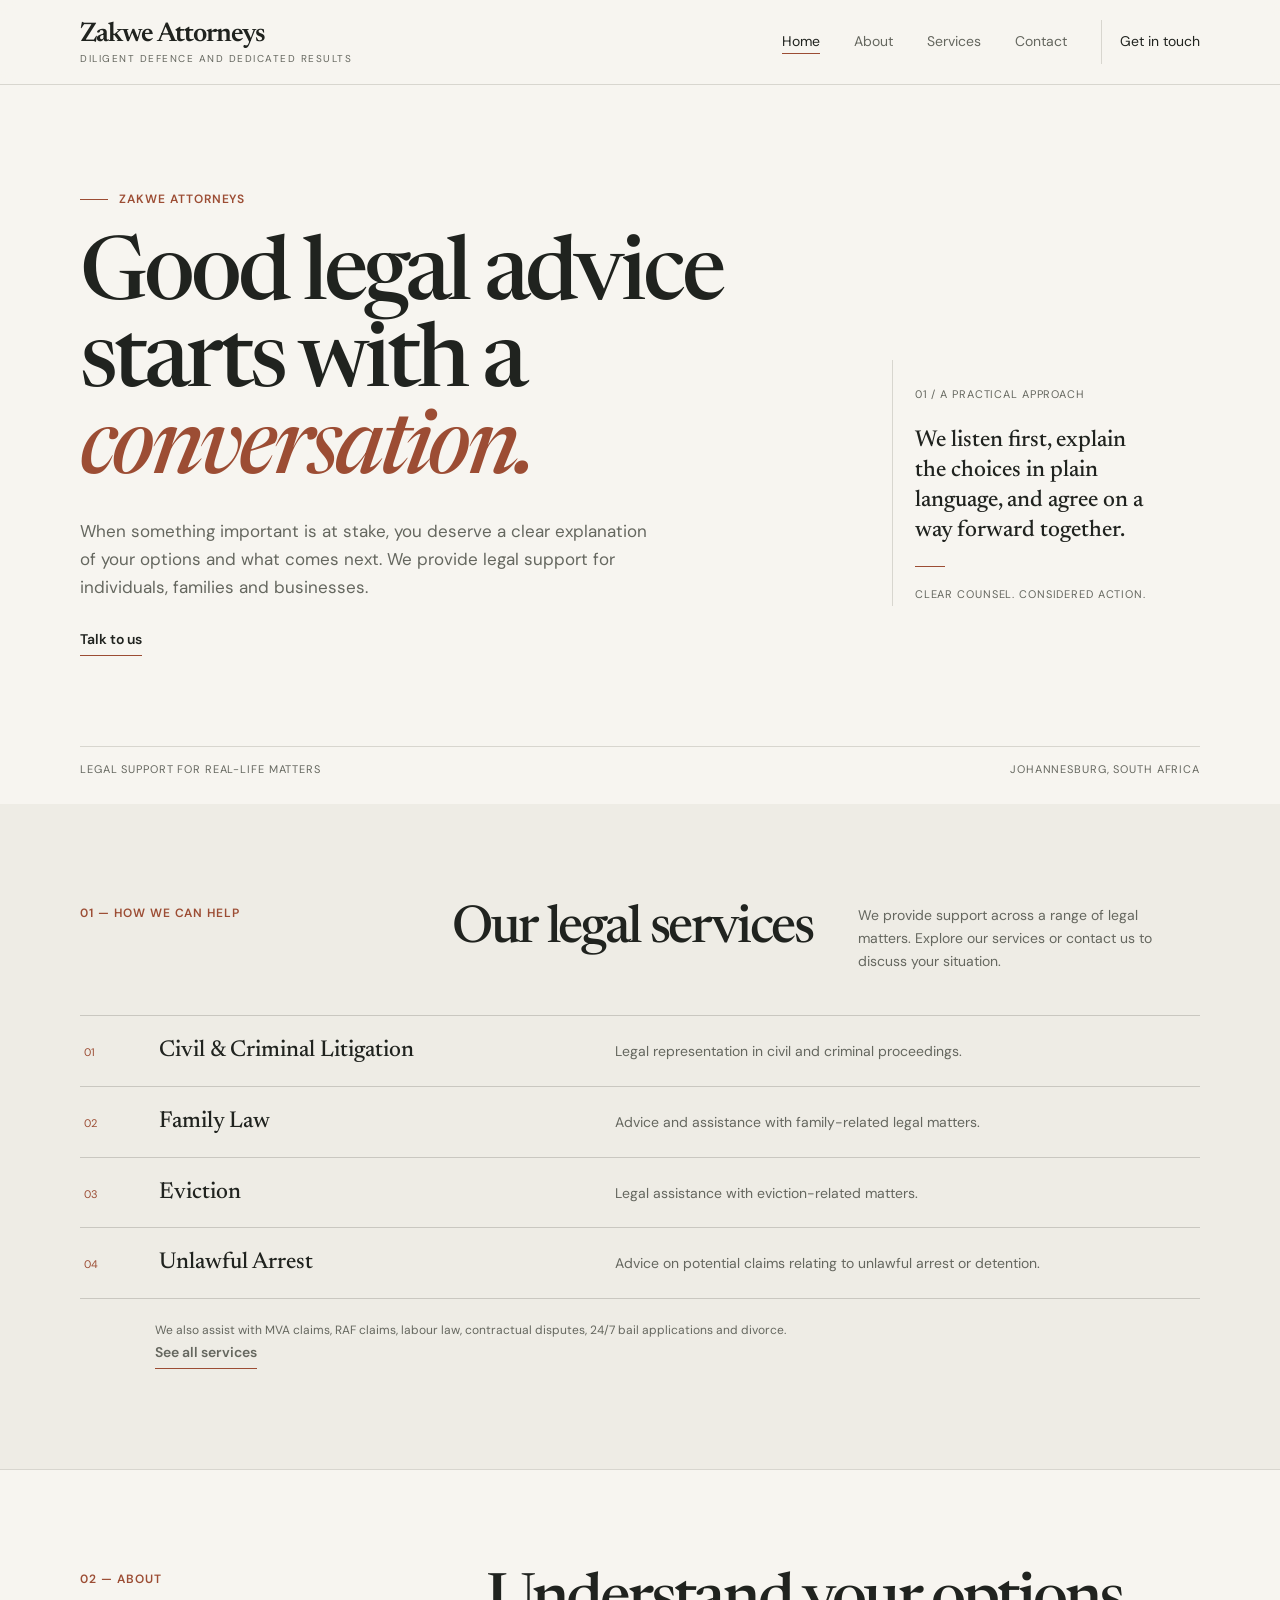
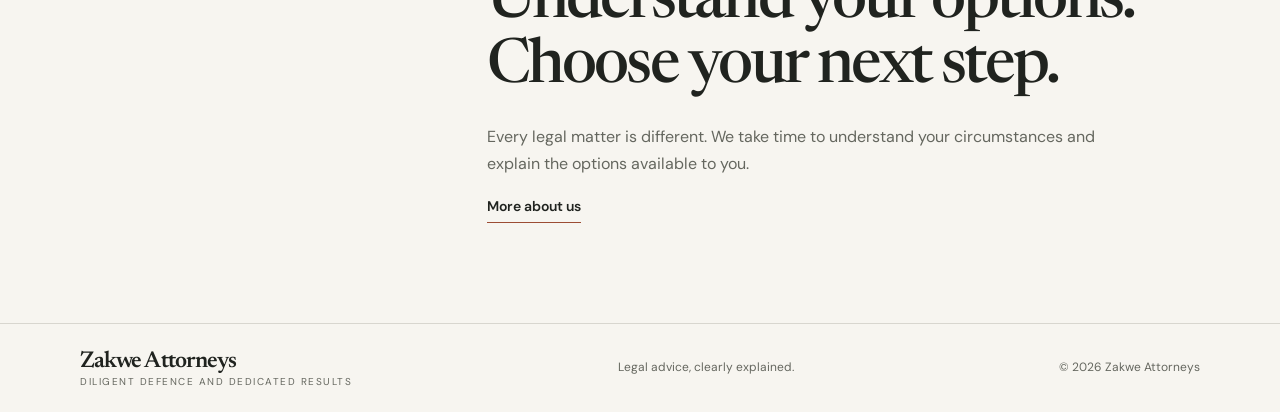
<file: index.html>
<!doctype html>
<html lang="en">
  <head>
    <meta charset="utf-8" />
    <meta name="viewport" content="width=device-width, initial-scale=1" />
    <meta name="description" content="Zakwe Attorneys provides legal services including litigation, family law, eviction, unlawful arrest, MVA and RAF claims, labour law, contractual disputes, bail applications and divorce." />
    <title>Zakwe Attorneys | Legal advice, clearly explained</title>
    <link rel="preconnect" href="https://fonts.googleapis.com" />
    <link rel="preconnect" href="https://fonts.gstatic.com" crossorigin />
    <link href="https://fonts.googleapis.com/css2?family=DM+Sans:wght@400;500;600;700&family=Newsreader:opsz,wght@6..72,500;6..72,600&display=swap" rel="stylesheet" />
    <link rel="stylesheet" href="styles.css" />
    <script src="script.js" defer></script>
  </head>
  <body>
    <header class="site-header">
      <div class="container header-inner">
        <div class="site-brand" aria-label="Zakwe Attorneys">
          <div class="site-title">Zakwe Attorneys</div>
          <div class="site-tagline">Diligent defence and dedicated results</div>
        </div>
        <button class="menu-toggle" aria-expanded="false" aria-controls="site-nav" aria-label="Open navigation"><span></span><span></span></button>
        <nav class="site-nav" id="site-nav" aria-label="Main navigation">
          <a href="index.html" aria-current="page">Home</a><a href="about.html">About</a><a href="services.html">Services</a><a href="contact.html">Contact</a><a class="nav-contact" href="contact.html">Get in touch</a>
        </nav>
      </div>
    </header>
    <main id="top">
      <section class="intro container">
        <div class="intro-copy">
          <p class="kicker"><span class="kicker-line"></span> Zakwe Attorneys</p>
          <h1>Good legal advice starts with a <em>conversation.</em></h1>
          <p class="intro-text">When something important is at stake, you deserve a clear explanation of your options and what comes next. We provide legal support for individuals, families and businesses.</p>
          <a class="text-link" href="contact.html">Talk to us</a>
        </div>
        <aside class="intro-note" aria-label="Our approach"><span class="note-number">01 / A practical approach</span><p>We listen first, explain the choices in plain language, and agree on a way forward together.</p><span class="note-rule"></span><span class="note-caption">Clear counsel. Considered action.</span></aside>
        <div class="intro-footer"><span>Legal support for real-life matters</span><span>Johannesburg, South Africa</span></div>
      </section>
      <section class="section home-services">
        <div class="container">
          <div class="services-heading"><p class="section-label">01 — How we can help</p><h2>Our legal services</h2><p class="services-intro">We provide support across a range of legal matters. Explore our services or contact us to discuss your situation.</p></div>
          <div class="service-list">
            <article class="service-row"><span class="service-index">01</span><h3>Civil &amp; Criminal Litigation</h3><p>Legal representation in civil and criminal proceedings.</p></article>
            <article class="service-row"><span class="service-index">02</span><h3>Family Law</h3><p>Advice and assistance with family-related legal matters.</p></article>
            <article class="service-row"><span class="service-index">03</span><h3>Eviction</h3><p>Legal assistance with eviction-related matters.</p></article>
            <article class="service-row"><span class="service-index">04</span><h3>Unlawful Arrest</h3><p>Advice on potential claims relating to unlawful arrest or detention.</p></article>
          </div>
          <p class="scope-note">We also assist with MVA claims, RAF claims, labour law, contractual disputes, 24/7 bail applications and divorce. <a class="text-link" href="services.html">See all services</a></p>
        </div>
      </section>
      <section class="section home-about">
        <div class="container about-grid"><p class="section-label">02 — About</p><div class="about-copy"><h2>Understand your options. Choose your next step.</h2><p>Every legal matter is different. We take time to understand your circumstances and explain the options available to you.</p><a class="text-link" href="about.html">More about us</a></div></div>
      </section>
    </main>
    <footer class="site-footer"><div class="container footer-inner"><div class="site-brand footer-brand"><div class="site-title footer-title">Zakwe Attorneys</div><div class="site-tagline footer-tagline">Diligent defence and dedicated results</div></div><p>Legal advice, clearly explained.</p><span>© <span id="year">2026</span> Zakwe Attorneys</span></div></footer>
  </body>
</html>
</file>
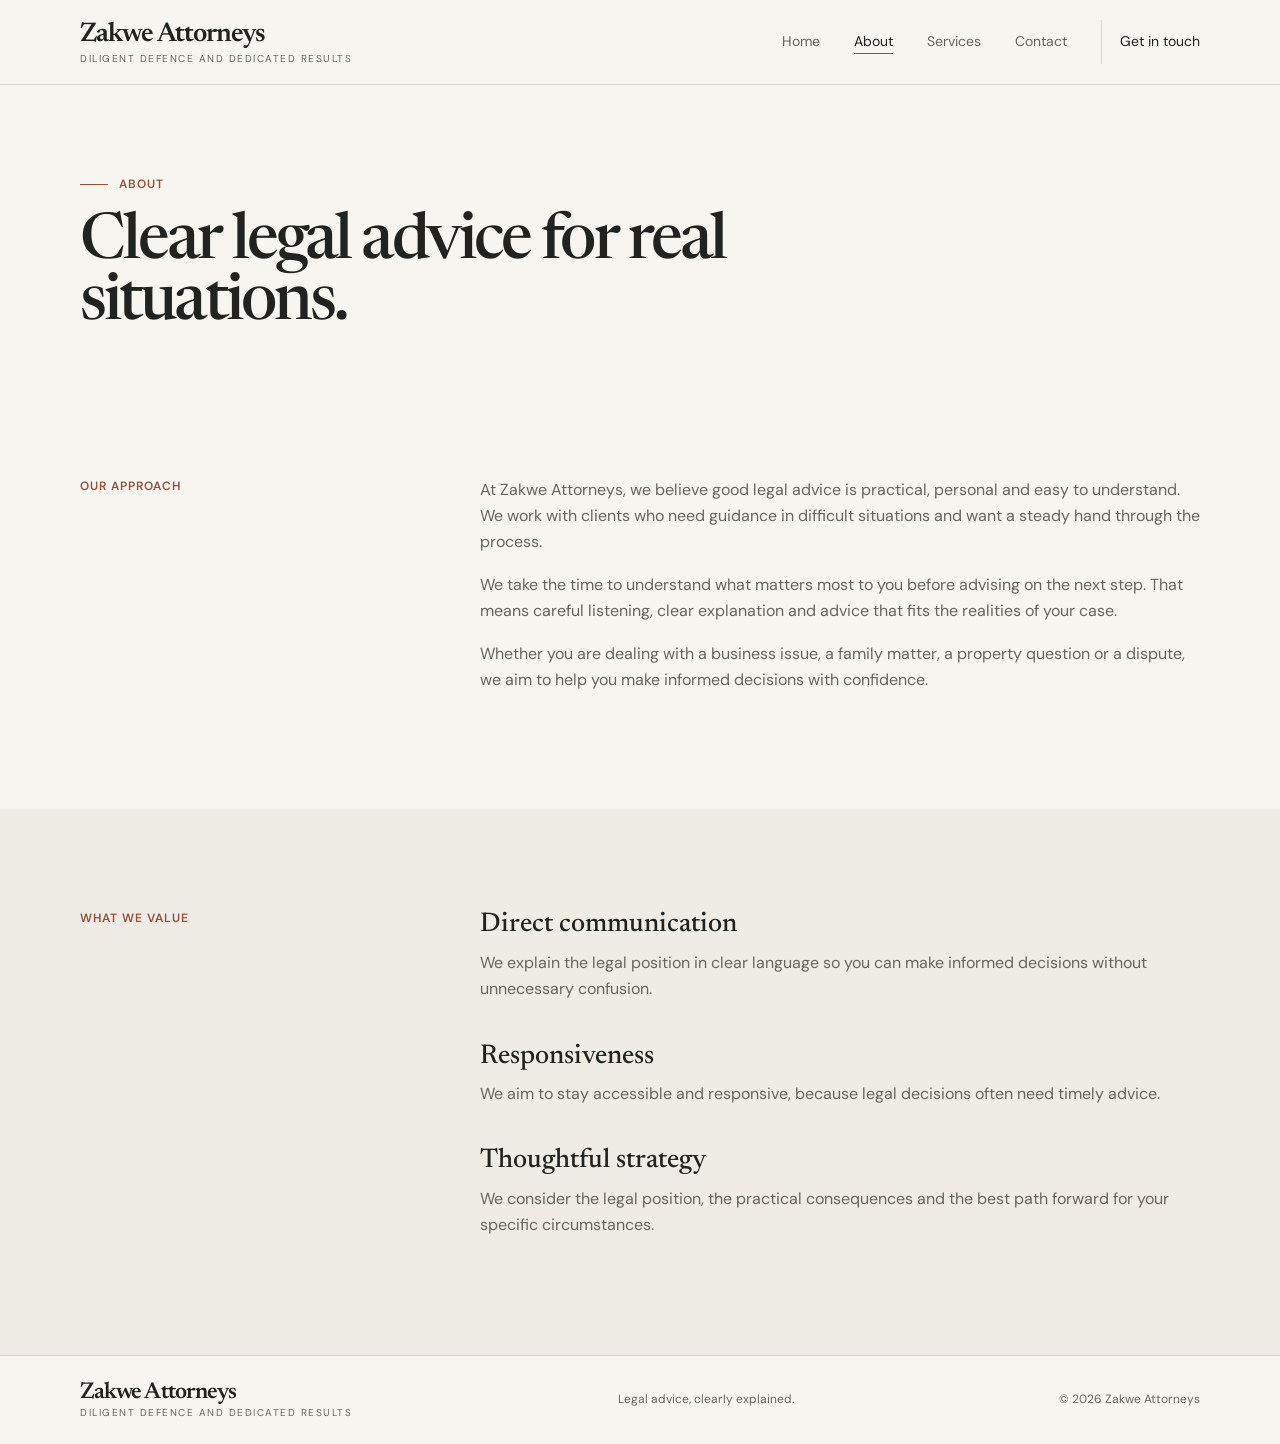
<file: about.html>
<!doctype html>
<html lang="en">
  <head>
    <meta charset="utf-8" />
    <meta name="viewport" content="width=device-width, initial-scale=1" />
    <meta name="description" content="About Zakwe Attorneys and our approach to client-focused legal support." />
    <title>About | Zakwe Attorneys</title>
    <link rel="preconnect" href="https://fonts.googleapis.com" />
    <link rel="preconnect" href="https://fonts.gstatic.com" crossorigin />
    <link href="https://fonts.googleapis.com/css2?family=DM+Sans:wght@400;500;600;700&family=Newsreader:opsz,wght@6..72,500;6..72,600&display=swap" rel="stylesheet" />
    <link rel="stylesheet" href="styles.css" />
    <script src="script.js" defer></script>
  </head>
  <body>
    <header class="site-header">
      <div class="container header-inner">
        <div class="site-brand" aria-label="Zakwe Attorneys">
          <div class="site-title">Zakwe Attorneys</div>
          <div class="site-tagline">Diligent defence and dedicated results</div>
        </div>
        <button class="menu-toggle" aria-expanded="false" aria-controls="site-nav" aria-label="Open navigation"><span></span><span></span></button>
        <nav class="site-nav" id="site-nav" aria-label="Main navigation">
          <a href="index.html">Home</a><a href="about.html" aria-current="page">About</a><a href="services.html">Services</a><a href="contact.html">Contact</a><a class="nav-contact" href="contact.html">Get in touch</a>
        </nav>
      </div>
    </header>
    <main>
      <section class="page-hero container"><p class="kicker"><span class="kicker-line"></span> About</p><h1>Clear legal advice for real situations.</h1></section>
      <section class="section">
        <div class="container page-grid"><div><p class="section-label">Our approach</p></div><div class="page-copy"><p>At Zakwe Attorneys, we believe good legal advice is practical, personal and easy to understand. We work with clients who need guidance in difficult situations and want a steady hand through the process.</p><p>We take the time to understand what matters most to you before advising on the next step. That means careful listening, clear explanation and advice that fits the realities of your case.</p><p>Whether you are dealing with a business issue, a family matter, a property question or a dispute, we aim to help you make informed decisions with confidence.</p></div></div>
      </section>
      <section class="section muted-section">
        <div class="container two-column"><div><p class="section-label">What we value</p></div><div class="value-list"><div><h3>Direct communication</h3><p>We explain the legal position in clear language so you can make informed decisions without unnecessary confusion.</p></div><div><h3>Responsiveness</h3><p>We aim to stay accessible and responsive, because legal decisions often need timely advice.</p></div><div><h3>Thoughtful strategy</h3><p>We consider the legal position, the practical consequences and the best path forward for your specific circumstances.</p></div></div></div>
      </section>
    </main>
    <footer class="site-footer"><div class="container footer-inner"><div class="site-brand footer-brand"><div class="site-title footer-title">Zakwe Attorneys</div><div class="site-tagline footer-tagline">Diligent defence and dedicated results</div></div><p>Legal advice, clearly explained.</p><span>© <span id="year">2026</span> Zakwe Attorneys</span></div></footer>
  </body>
</html>
</file>
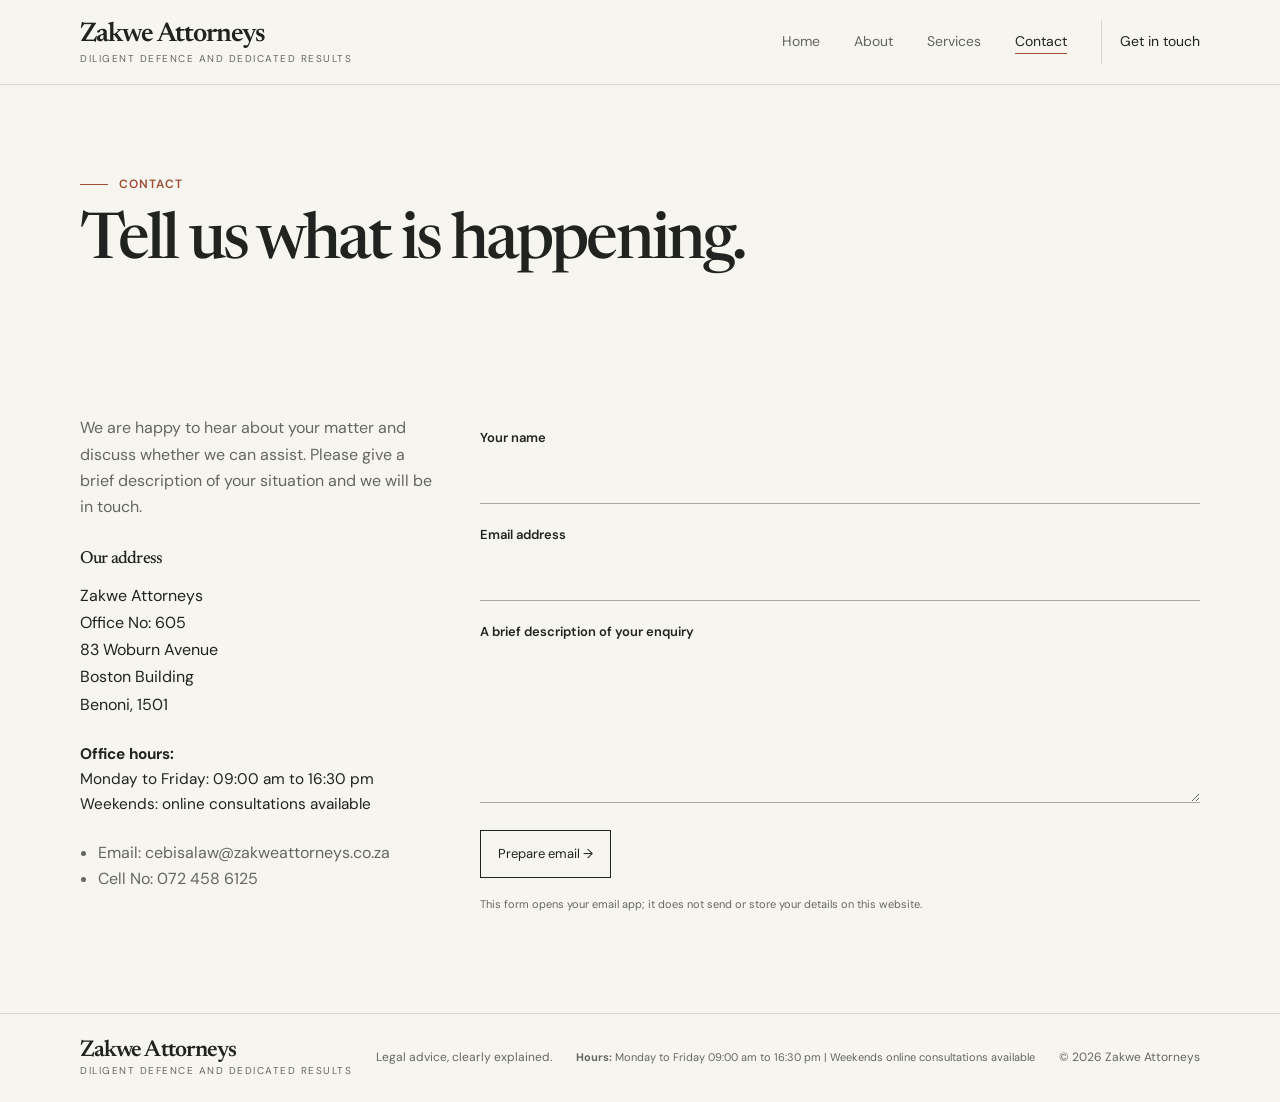
<file: contact.html>
<!doctype html>
<html lang="en">
  <head>
    <meta charset="utf-8" />
    <meta name="viewport" content="width=device-width, initial-scale=1" />
    <meta name="description" content="Contact Zakwe Attorneys for legal advice and a consultation." />
    <title>Contact | Zakwe Attorneys</title>
    <link rel="preconnect" href="https://fonts.googleapis.com" />
    <link rel="preconnect" href="https://fonts.gstatic.com" crossorigin />
    <link href="https://fonts.googleapis.com/css2?family=DM+Sans:wght@400;500;600;700&family=Newsreader:opsz,wght@6..72,500;6..72,600&display=swap" rel="stylesheet" />
    <link rel="stylesheet" href="styles.css" />
    <script src="script.js" defer></script>
  </head>
  <body>
    <header class="site-header">
      <div class="container header-inner">
        <div class="site-brand" aria-label="Zakwe Attorneys">
          <div class="site-title">Zakwe Attorneys</div>
          <div class="site-tagline">Diligent defence and dedicated results</div>
        </div>
        <button class="menu-toggle" aria-expanded="false" aria-controls="site-nav" aria-label="Open navigation"><span></span><span></span></button>
        <nav class="site-nav" id="site-nav" aria-label="Main navigation">
          <a href="index.html">Home</a><a href="about.html">About</a><a href="services.html">Services</a><a href="contact.html" aria-current="page">Contact</a><a class="nav-contact" href="contact.html">Get in touch</a>
        </nav>
      </div>
    </header>
    <main>
      <section class="page-hero container"><p class="kicker"><span class="kicker-line"></span> Contact</p><h1>Tell us what is happening.</h1></section>
      <section class="section">
        <div class="container contact-page-grid">
          <div class="contact-page-copy">
            <p>We are happy to hear about your matter and discuss whether we can assist. Please give a brief description of your situation and we will be in touch.</p>
            <div class="contact-address">
              <h2>Our address</h2>
              <address>
                Zakwe Attorneys<br />
                Office No: 605<br />
                83 Woburn Avenue<br />
                Boston Building<br />
                Benoni, 1501
              </address>
            </div>
            <div class="contact-hours">
              <strong>Office hours:</strong><br />
              Monday to Friday: 09:00 am to 16:30 pm<br />
              Weekends: online consultations available
            </div>
            <ul>
              <li>Email: <a href="mailto:cebisalaw@zakweattorneys.co.za">cebisalaw@zakweattorneys.co.za</a></li>
              <li>Cell No: 072 458 6125</li>
            </ul>
          </div>
          <form class="contact-form page-contact-form" id="contact-form">
            <label for="name">Your name</label><input id="name" name="name" autocomplete="name" required />
            <label for="email">Email address</label><input id="email" name="email" type="email" autocomplete="email" required />
            <label for="message">A brief description of your enquiry</label><textarea id="message" name="message" rows="5" required></textarea>
            <button type="submit">Prepare email <span aria-hidden="true">→</span></button>
            <p class="form-note" id="form-note" aria-live="polite">This form opens your email app; it does not send or store your details on this website.</p>
          </form>
        </div>
      </section>
    </main>
    <footer class="site-footer"><div class="container footer-inner"><div class="site-brand footer-brand"><div class="site-title footer-title">Zakwe Attorneys</div><div class="site-tagline footer-tagline">Diligent defence and dedicated results</div></div><p>Legal advice, clearly explained.</p><div class="footer-hours"><strong>Hours:</strong> Monday to Friday 09:00 am to 16:30 pm | Weekends online consultations available</div><span>© <span id="year">2026</span> Zakwe Attorneys</span></div></footer>
  </body>
</html>
</file>
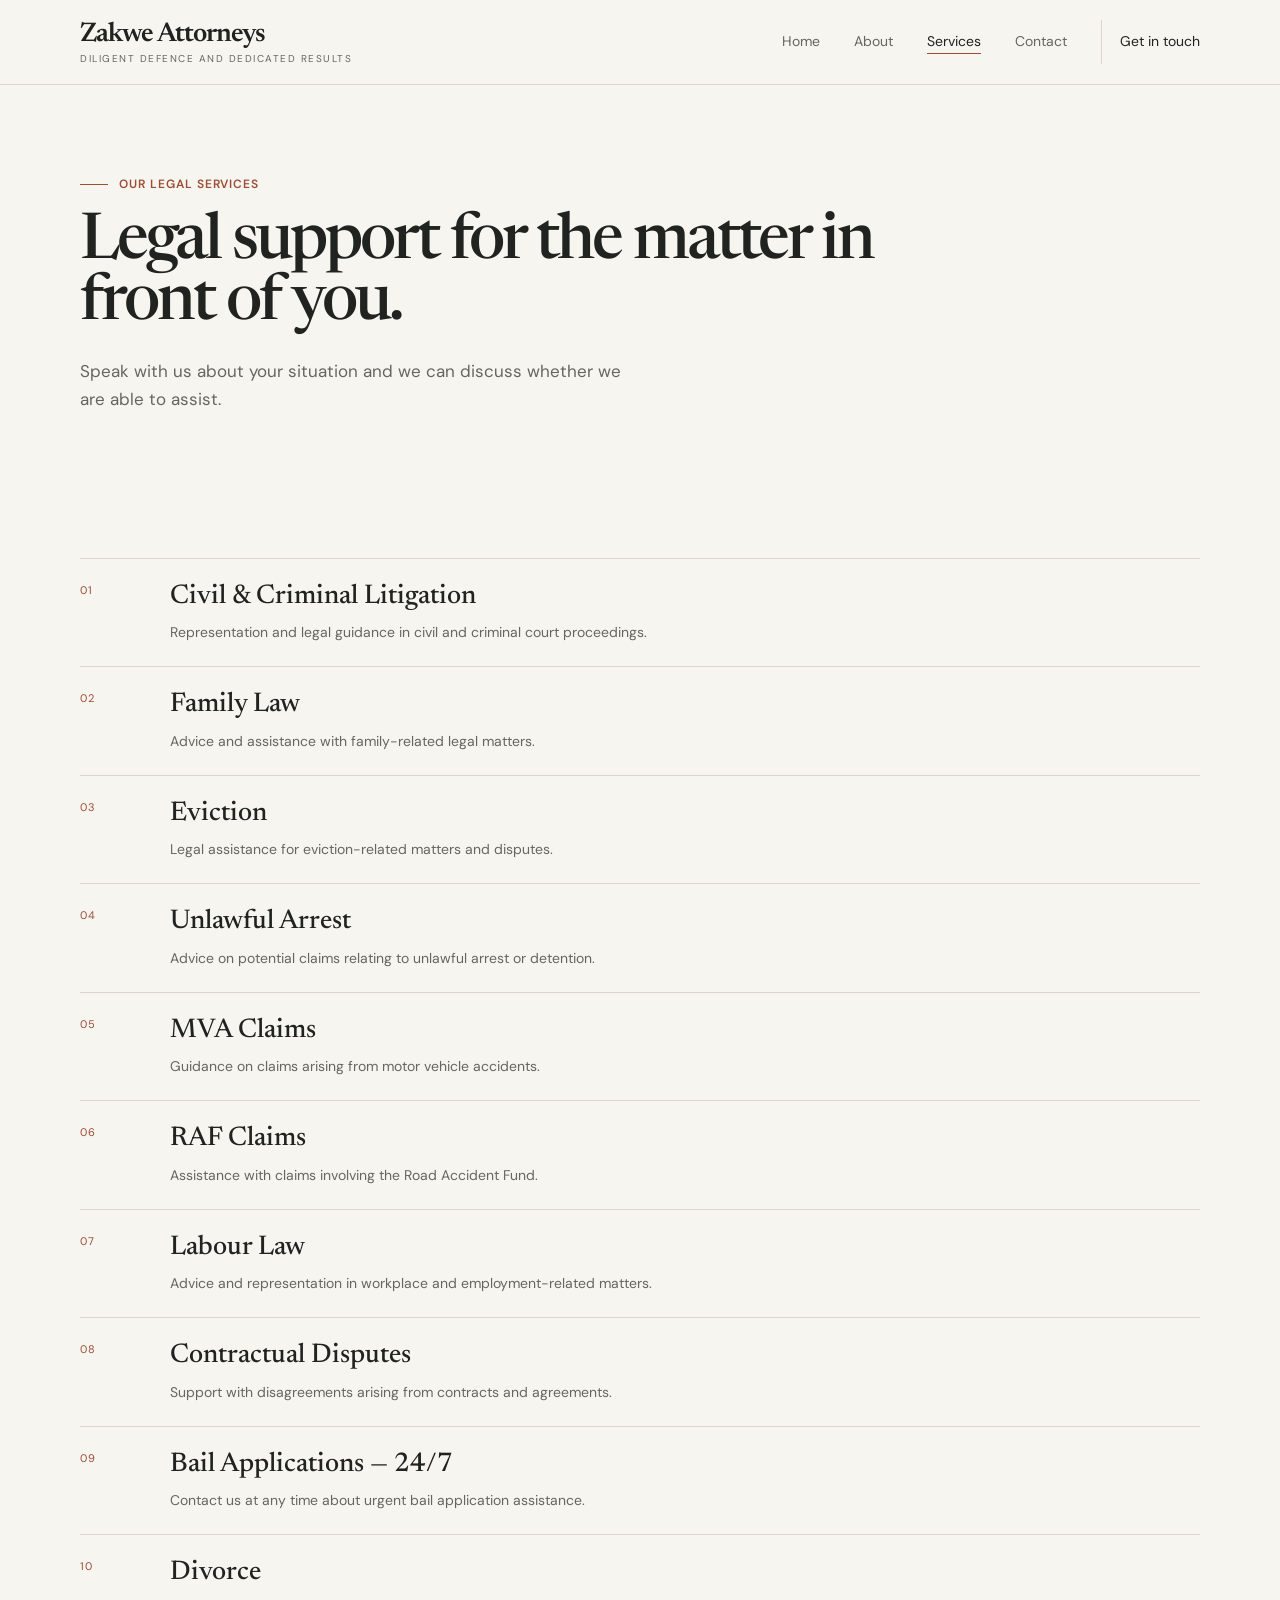
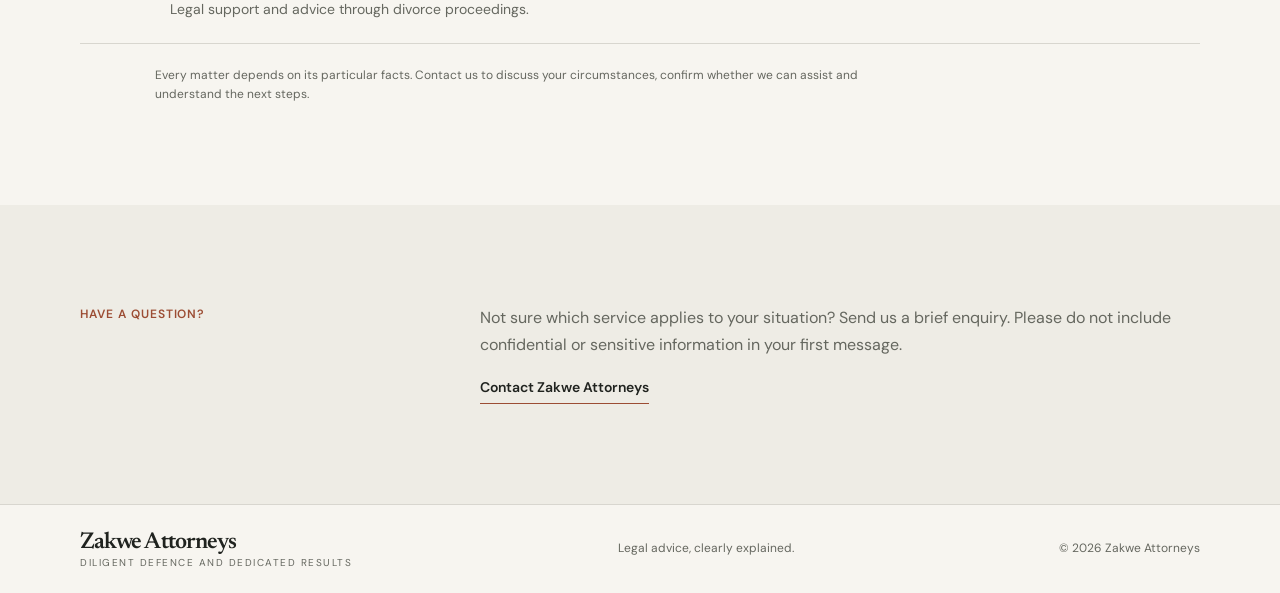
<file: services.html>
<!doctype html>
<html lang="en">
  <head>
    <meta charset="utf-8" />
    <meta name="viewport" content="width=device-width, initial-scale=1" />
    <meta name="description" content="Civil and criminal litigation, family law, eviction, unlawful arrest, MVA and RAF claims, labour law, contractual disputes, bail applications and divorce services from Zakwe Attorneys." />
    <title>Legal Services | Zakwe Attorneys</title>
    <link rel="preconnect" href="https://fonts.googleapis.com" />
    <link rel="preconnect" href="https://fonts.gstatic.com" crossorigin />
    <link href="https://fonts.googleapis.com/css2?family=DM+Sans:wght@400;500;600;700&family=Newsreader:opsz,wght@6..72,500;6..72,600&display=swap" rel="stylesheet" />
    <link rel="stylesheet" href="styles.css" />
    <script src="script.js" defer></script>
  </head>
  <body>
    <header class="site-header">
      <div class="container header-inner">
        <div class="site-brand" aria-label="Zakwe Attorneys">
          <div class="site-title">Zakwe Attorneys</div>
          <div class="site-tagline">Diligent defence and dedicated results</div>
        </div>
        <button class="menu-toggle" aria-expanded="false" aria-controls="site-nav" aria-label="Open navigation"><span></span><span></span></button>
        <nav class="site-nav" id="site-nav" aria-label="Main navigation">
          <a href="index.html">Home</a><a href="about.html">About</a><a href="services.html" aria-current="page">Services</a><a href="contact.html">Contact</a><a class="nav-contact" href="contact.html">Get in touch</a>
        </nav>
      </div>
    </header>
    <main>
      <section class="page-hero container">
        <p class="kicker"><span class="kicker-line"></span> Our legal services</p>
        <h1>Legal support for the matter in front of you.</h1>
        <p class="intro-text">Speak with us about your situation and we can discuss whether we are able to assist.</p>
      </section>
      <section class="section">
        <div class="container service-page-list">
          <article class="service-page-item"><span>01</span><div><h3>Civil &amp; Criminal Litigation</h3><p>Representation and legal guidance in civil and criminal court proceedings.</p></div></article>
          <article class="service-page-item"><span>02</span><div><h3>Family Law</h3><p>Advice and assistance with family-related legal matters.</p></div></article>
          <article class="service-page-item"><span>03</span><div><h3>Eviction</h3><p>Legal assistance for eviction-related matters and disputes.</p></div></article>
          <article class="service-page-item"><span>04</span><div><h3>Unlawful Arrest</h3><p>Advice on potential claims relating to unlawful arrest or detention.</p></div></article>
          <article class="service-page-item"><span>05</span><div><h3>MVA Claims</h3><p>Guidance on claims arising from motor vehicle accidents.</p></div></article>
          <article class="service-page-item"><span>06</span><div><h3>RAF Claims</h3><p>Assistance with claims involving the Road Accident Fund.</p></div></article>
          <article class="service-page-item"><span>07</span><div><h3>Labour Law</h3><p>Advice and representation in workplace and employment-related matters.</p></div></article>
          <article class="service-page-item"><span>08</span><div><h3>Contractual Disputes</h3><p>Support with disagreements arising from contracts and agreements.</p></div></article>
          <article class="service-page-item"><span>09</span><div><h3>Bail Applications — 24/7</h3><p>Contact us at any time about urgent bail application assistance.</p></div></article>
          <article class="service-page-item"><span>10</span><div><h3>Divorce</h3><p>Legal support and advice through divorce proceedings.</p></div></article>
        </div>
        <div class="container"><p class="scope-note">Every matter depends on its particular facts. Contact us to discuss your circumstances, confirm whether we can assist and understand the next steps.</p></div>
      </section>
      <section class="section muted-section">
        <div class="container two-column"><p class="section-label">Have a question?</p><div class="page-copy"><p>Not sure which service applies to your situation? Send us a brief enquiry. Please do not include confidential or sensitive information in your first message.</p><a class="text-link" href="contact.html">Contact Zakwe Attorneys</a></div></div>
      </section>
    </main>
    <footer class="site-footer"><div class="container footer-inner"><div class="site-brand footer-brand"><div class="site-title footer-title">Zakwe Attorneys</div><div class="site-tagline footer-tagline">Diligent defence and dedicated results</div></div><p>Legal advice, clearly explained.</p><span>© <span id="year">2026</span> Zakwe Attorneys</span></div></footer>
  </body>
</html>
</file>
<file: styles.css>
@import url('https://fonts.googleapis.com/css2?family=DM+Sans:wght@400;500;600;700&family=Newsreader:opsz,wght@6..72,500;6..72,600&display=swap');

:root {
  --paper: #f7f5f0;
  --paper-strong: #eeece5;
  --ink: #20231f;
  --muted: #65675f;
  --line: #d8d6cf;
  --accent: #9c4d34;
  --serif: "Newsreader", Georgia, serif;
  --sans: "DM Sans", Arial, sans-serif;
}

* { box-sizing: border-box; }
html { scroll-behavior: smooth; scroll-padding-top: 85px; }
body { margin: 0; background: var(--paper); color: var(--ink); font-family: var(--sans); font-size: 16px; line-height: 1.65; }
a { color: inherit; text-decoration: none; }
button, input, textarea { font: inherit; }
.container { width: min(1120px, calc(100% - 48px)); margin-inline: auto; }

.site-header { position: sticky; top: 0; z-index: 20; background: rgba(247,245,240,.94); backdrop-filter: blur(8px); border-bottom: 1px solid var(--line); }
.header-inner { min-height: 84px; display: flex; align-items: center; justify-content: space-between; }
.site-brand { display: inline-flex; flex-direction: column; line-height: 1; }
.site-title { font: 600 27px/1 var(--serif); letter-spacing: -.04em; white-space: nowrap; }
.site-tagline { margin-top: 6px; color: var(--muted); font-size: 10px; letter-spacing: .15em; text-transform: uppercase; }
.site-nav { display: flex; align-items: center; gap: 34px; font-size: 14px; }
.site-nav a:not(.nav-contact) { color: var(--muted); }
.site-nav a:hover, .site-nav a:focus-visible { color: var(--accent); }
.site-nav a[aria-current="page"] { color: var(--ink); box-shadow: inset 0 -1px var(--accent); }
.nav-contact { padding: 10px 0 10px 18px; border-left: 1px solid var(--line); }
.menu-toggle { display: none; }

.intro { min-height: 590px; padding-top: 105px; padding-bottom: 25px; display: grid; grid-template-columns: minmax(0,1.5fr) minmax(250px,.65fr); column-gap: 9%; align-content: center; }
.intro-copy { max-width: 700px; }
.kicker, .section-label { margin: 0; color: var(--accent); font-size: 12px; font-weight: 600; letter-spacing: .08em; text-transform: uppercase; }
.kicker { display: flex; align-items: center; gap: 11px; }
.kicker-line { display: inline-block; width: 28px; height: 1px; background: var(--accent); }
h1, h2, h3, p { margin-top: 0; }
h1, h2 { font-family: var(--serif); font-weight: 500; letter-spacing: -.045em; }
h1 { max-width: 710px; margin: 25px 0 21px; font-size: clamp(54px,7vw,88px); line-height: .99; }
h1 em { color: var(--accent); font-weight: 500; }
.intro-text { max-width: 570px; margin-bottom: 25px; color: var(--muted); font-size: 17px; }
.text-link { display: inline-flex; align-items: center; padding-bottom: 4px; border-bottom: 1px solid var(--accent); font-size: 14px; font-weight: 600; }
.text-link:hover, .text-link:focus-visible { color: var(--accent); }
.intro-note { align-self: end; margin-bottom: 50px; padding: 20px 0 0 22px; border-left: 1px solid var(--line); }
.note-number, .note-caption { color: var(--muted); font-size: 11px; letter-spacing: .08em; text-transform: uppercase; }
.intro-note p { max-width: 240px; margin: 20px 0; font: 500 23px/1.3 var(--serif); }
.note-rule { display: block; width: 30px; height: 1px; margin-bottom: 13px; background: var(--accent); }
.intro-footer { grid-column: 1 / -1; display: flex; justify-content: space-between; margin-top: 90px; padding-top: 13px; border-top: 1px solid var(--line); color: var(--muted); font-size: 11px; letter-spacing: .08em; text-transform: uppercase; }

.section { padding: 100px 0; }
.about, .home-about { border-top: 1px solid var(--line); }
.about-grid { display: grid; grid-template-columns: 1fr 2fr; gap: 50px; }
.about-copy { max-width: 700px; }
.about-copy h2, .contact-copy h2 { max-width: 650px; margin: 0 0 25px; font-size: clamp(40px,5vw,62px); line-height: 1.04; }
.about-copy p { max-width: 660px; color: var(--muted); }
.services, .home-services { background: var(--paper-strong); }
.services-heading { display: grid; grid-template-columns: 1fr 1.1fr 1fr; gap: 30px; align-items: start; margin-bottom: 42px; }
.services-heading h2 { margin: 0; font-size: 52px; line-height: 1; }
.services-intro { max-width: 330px; margin: 0; color: var(--muted); font-size: 14px; }
.service-list { border-top: 1px solid #c9c7c0; }
.service-row { display: grid; grid-template-columns: 55px minmax(190px,.9fr) 1.2fr; align-items: baseline; gap: 20px; padding: 20px 4px; border-bottom: 1px solid #c9c7c0; }
.service-index { color: var(--accent); font-size: 11px; }
.service-row h3 { margin: 0; font: 500 23px/1.3 var(--serif); }
.service-row p { max-width: 430px; margin: 0; color: var(--muted); font-size: 14px; }
.scope-note { max-width: 720px; margin: 22px 0 0 75px; color: var(--muted); font-size: 12px; }

.contact { padding-bottom: 110px; }
.contact-grid { display: grid; grid-template-columns: 1fr .9fr; gap: 12%; }
.contact-copy h2 { margin-top: 25px; }
.contact-copy > p:not(.section-label) { max-width: 430px; color: var(--muted); }
.contact-copy .contact-location { margin-top: 35px; color: var(--ink) !important; font-size: 13px; }
.contact-form { display: grid; align-content: start; gap: 8px; }
.contact-form label { margin-top: 12px; font-size: 13px; font-weight: 600; }
.contact-form input, .contact-form textarea { width: 100%; padding: 10px 0; border: 0; border-bottom: 1px solid #aaa99f; border-radius: 0; outline: 0; background: transparent; color: var(--ink); }
.contact-form input:focus, .contact-form textarea:focus { border-color: var(--accent); }
.contact-form textarea { resize: vertical; }
.contact-form button { justify-self: start; margin-top: 19px; padding: 12px 17px; border: 1px solid var(--ink); background: transparent; color: var(--ink); cursor: pointer; font-size: 13px; }
.contact-form button:hover, .contact-form button:focus-visible { background: var(--ink); color: var(--paper); }
.form-note { margin: 9px 0 0; color: var(--muted); font-size: 11px; }

.page-hero { padding-top: 90px; padding-bottom: 20px; }
.page-hero h1 { max-width: 800px; margin-top: 18px; font-size: clamp(44px,5vw,70px); line-height: .96; }
.page-grid, .two-column, .contact-page-grid { display: grid; grid-template-columns: 1fr 2fr; gap: 40px; }
.page-copy p, .contact-page-copy p, .contact-page-copy li, .value-list p { color: var(--muted); }
.value-list { display: grid; gap: 22px; }
.value-list h3, .service-page-item h3 { margin: 0 0 8px; font: 500 27px/1.2 var(--serif); }
.muted-section { background: var(--paper-strong); }
.service-page-list { display: grid; }
.service-page-item { display: grid; grid-template-columns: 70px 1fr; gap: 20px; padding: 22px 0; border-top: 1px solid var(--line); }
.service-page-item:last-child { border-bottom: 1px solid var(--line); }
.service-page-item span { color: var(--accent); font-size: 11px; letter-spacing: .08em; }
.service-page-item p { max-width: 620px; margin: 0; color: var(--muted); font-size: 14px; }
.contact-page-copy ul { margin: 22px 0 0; padding-left: 18px; color: var(--muted); }
.contact-address, .contact-hours { margin-top: 1.5rem; color: var(--ink); }
.contact-address h2 { margin-bottom: 0.5rem; font-size: 1.1rem; }
.contact-address address { font-style: normal; line-height: 1.7; }
.contact-hours { font-size: 0.96rem; }
.page-contact-form { padding: 0; border: 0; background: transparent; }

.site-footer { border-top: 1px solid var(--line); }
.footer-inner { min-height: 88px; display: flex; align-items: center; justify-content: space-between; gap: 20px; }
.footer-inner > p, .footer-inner > span { margin: 0; color: var(--muted); font-size: 12px; }
.footer-brand { align-items: flex-start; }
.footer-tagline { margin-top: 4px; }
.footer-title { font-size: 23px; }
.footer-hours { color: var(--muted); font-size: 11px; line-height: 1.6; }

@media (max-width: 760px) {
  .container { width: min(100% - 36px, 600px); }
  .header-inner { min-height: 72px; }
  .menu-toggle { width: 42px; height: 42px; display: grid; align-content: center; gap: 6px; border: 0; background: transparent; cursor: pointer; }
  .menu-toggle span { display: block; width: 23px; height: 1px; background: var(--ink); }
  .site-nav { position: absolute; z-index: 5; top: 71px; left: 0; right: 0; display: none; align-items: stretch; gap: 0; padding: 12px 18px 20px; border-bottom: 1px solid var(--line); background: var(--paper); }
  .site-nav.is-open { display: grid; }
  .site-nav a { padding: 12px 0; }
  .nav-contact { border: 0; border-top: 1px solid var(--line); }
  .intro { min-height: auto; padding-top: 80px; grid-template-columns: 1fr; }
  h1 { font-size: clamp(52px,12vw,76px); }
  .intro-note { margin: 55px 0 0 12px; }
  .intro-footer { margin-top: 70px; gap: 20px; }
  .section { padding: 75px 0; }
  .about-grid, .services-heading, .contact-grid, .page-grid, .two-column, .contact-page-grid { grid-template-columns: 1fr; gap: 20px; }
  .service-row { grid-template-columns: 32px 1fr; gap: 8px 12px; padding: 18px 2px; }
  .service-row p { grid-column: 2; }
  .scope-note { margin-left: 44px; }
  .service-page-item { grid-template-columns: 36px 1fr; gap: 12px; }
  .footer-inner { min-height: auto; padding-top: 24px; padding-bottom: 24px; flex-wrap: wrap; }
  .footer-inner > p { order: 3; width: 100%; }
}

@media (prefers-reduced-motion: reduce) {
  html { scroll-behavior: auto; }
  *, *::before, *::after { transition-duration: .01ms !important; }
}
</file>
